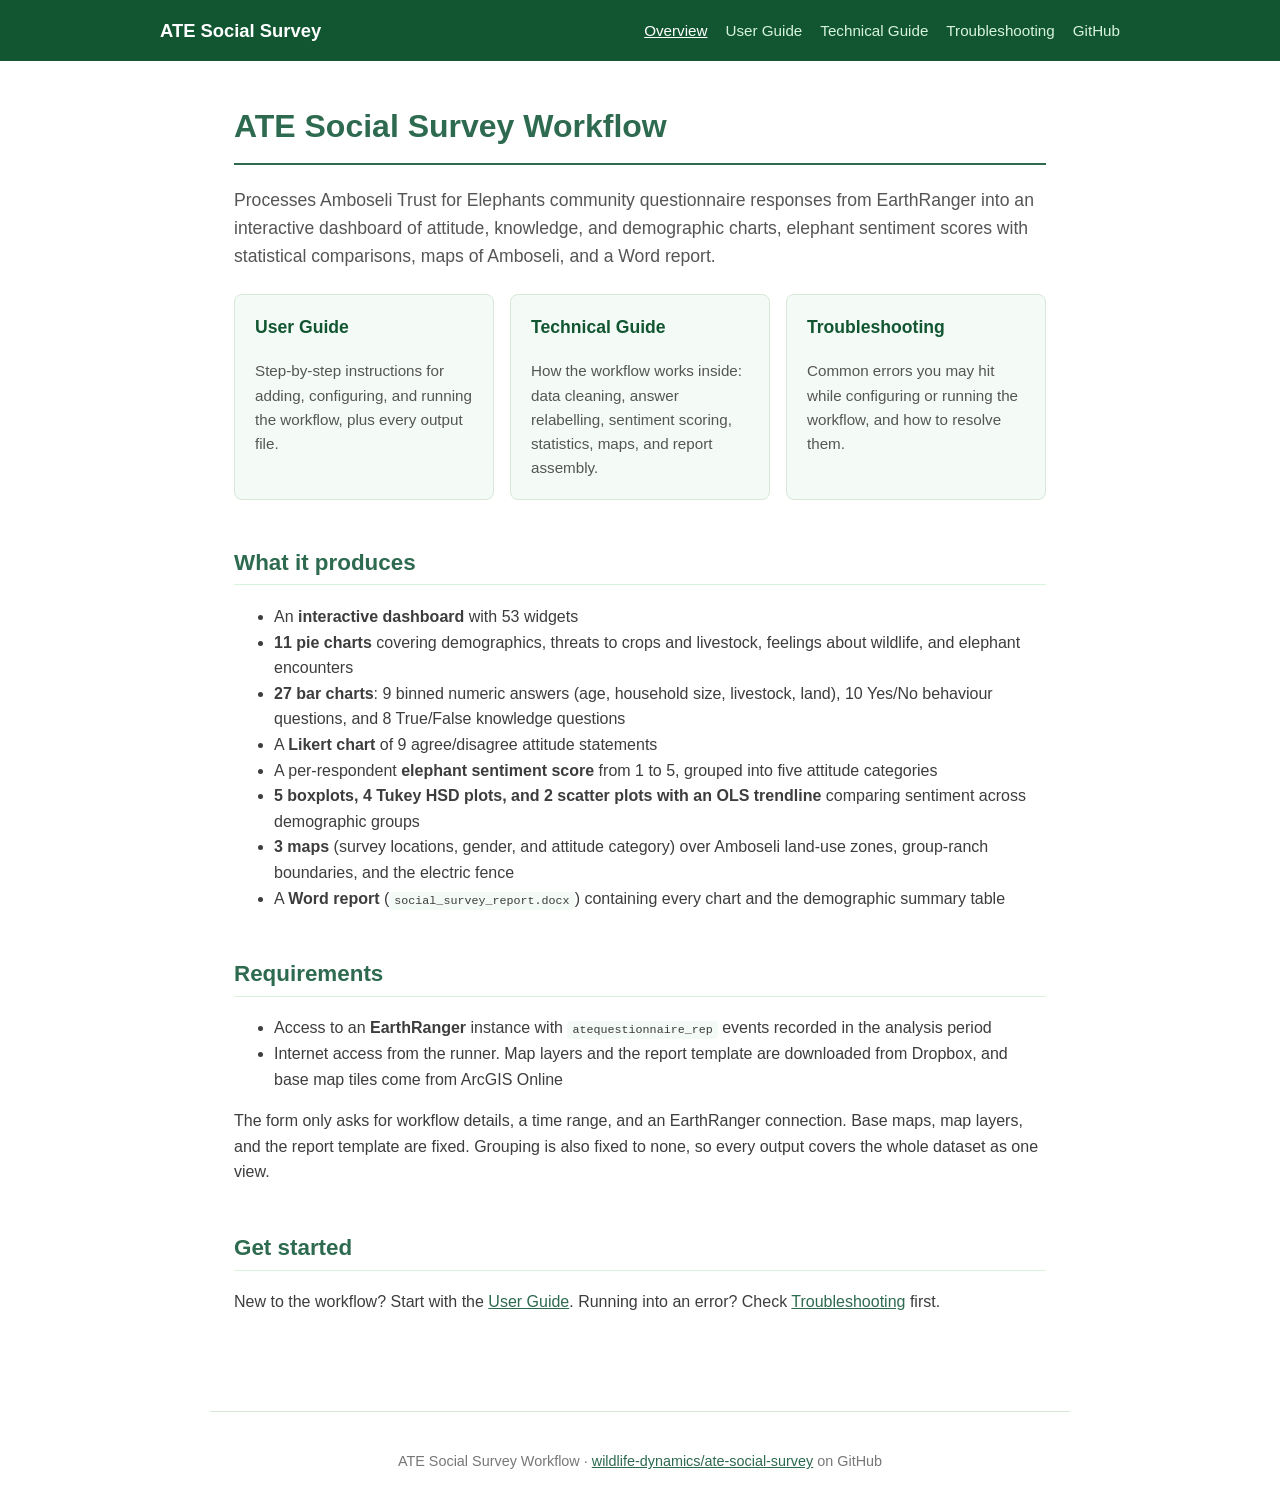
<file: docs/index.html>
<!DOCTYPE html>
<html lang="en">
<head>
  <meta charset="utf-8" />
  <meta name="viewport" content="width=device-width, initial-scale=1.0" />
  <title>ATE Social Survey Workflow</title>
  <link rel="stylesheet" href="assets/style.css" />
</head>
<body>
  <header class="site-header">
    <div class="bar">
      <a class="brand" href="index.html">ATE Social Survey</a>
      <nav>
        <a href="index.html" class="active">Overview</a>
        <a href="user-guide.html">User Guide</a>
        <a href="technical-guide.html">Technical Guide</a>
        <a href="troubleshooting.html">Troubleshooting</a>
        <a href="https://github.com/wildlife-dynamics/ate-social-survey">GitHub</a>
      </nav>
    </div>
  </header>

  <main>
    <h1>ATE Social Survey Workflow</h1>
    <p class="lede">Processes Amboseli Trust for Elephants community questionnaire responses from EarthRanger into an interactive dashboard of attitude, knowledge, and demographic charts, elephant sentiment scores with statistical comparisons, maps of Amboseli, and a Word report.</p>

    <div class="card-grid">
      <a class="card" href="user-guide.html">
        <h3>User Guide</h3>
        <p>Step-by-step instructions for adding, configuring, and running the workflow, plus every output file.</p>
      </a>
      <a class="card" href="technical-guide.html">
        <h3>Technical Guide</h3>
        <p>How the workflow works inside: data cleaning, answer relabelling, sentiment scoring, statistics, maps, and report assembly.</p>
      </a>
      <a class="card" href="troubleshooting.html">
        <h3>Troubleshooting</h3>
        <p>Common errors you may hit while configuring or running the workflow, and how to resolve them.</p>
      </a>
    </div>

    <h2>What it produces</h2>
    <ul>
      <li>An <strong>interactive dashboard</strong> with 53 widgets</li>
      <li><strong>11 pie charts</strong> covering demographics, threats to crops and livestock, feelings about wildlife, and elephant encounters</li>
      <li><strong>27 bar charts</strong>: 9 binned numeric answers (age, household size, livestock, land), 10 Yes/No behaviour questions, and 8 True/False knowledge questions</li>
      <li>A <strong>Likert chart</strong> of 9 agree/disagree attitude statements</li>
      <li>A per-respondent <strong>elephant sentiment score</strong> from 1 to 5, grouped into five attitude categories</li>
      <li><strong>5 boxplots, 4 Tukey HSD plots, and 2 scatter plots with an OLS trendline</strong> comparing sentiment across demographic groups</li>
      <li><strong>3 maps</strong> (survey locations, gender, and attitude category) over Amboseli land-use zones, group-ranch boundaries, and the electric fence</li>
      <li>A <strong>Word report</strong> (<code>social_survey_report.docx</code>) containing every chart and the demographic summary table</li>
    </ul>

    <h2>Requirements</h2>
    <ul>
      <li>Access to an <strong>EarthRanger</strong> instance with <code>atequestionnaire_rep</code> events recorded in the analysis period</li>
      <li>Internet access from the runner. Map layers and the report template are downloaded from Dropbox, and base map tiles come from ArcGIS Online</li>
    </ul>
    <p>The form only asks for workflow details, a time range, and an EarthRanger connection. Base maps, map layers, and the report template are fixed. Grouping is also fixed to none, so every output covers the whole dataset as one view.</p>

    <h2>Get started</h2>
    <p>New to the workflow? Start with the <a href="user-guide.html">User Guide</a>. Running into an error? Check <a href="troubleshooting.html">Troubleshooting</a> first.</p>
  </main>

  <footer class="site-footer">
    <p>ATE Social Survey Workflow &middot; <a href="https://github.com/wildlife-dynamics/ate-social-survey">wildlife-dynamics/ate-social-survey</a> on GitHub</p>
  </footer>
</body>
</html>
</file>
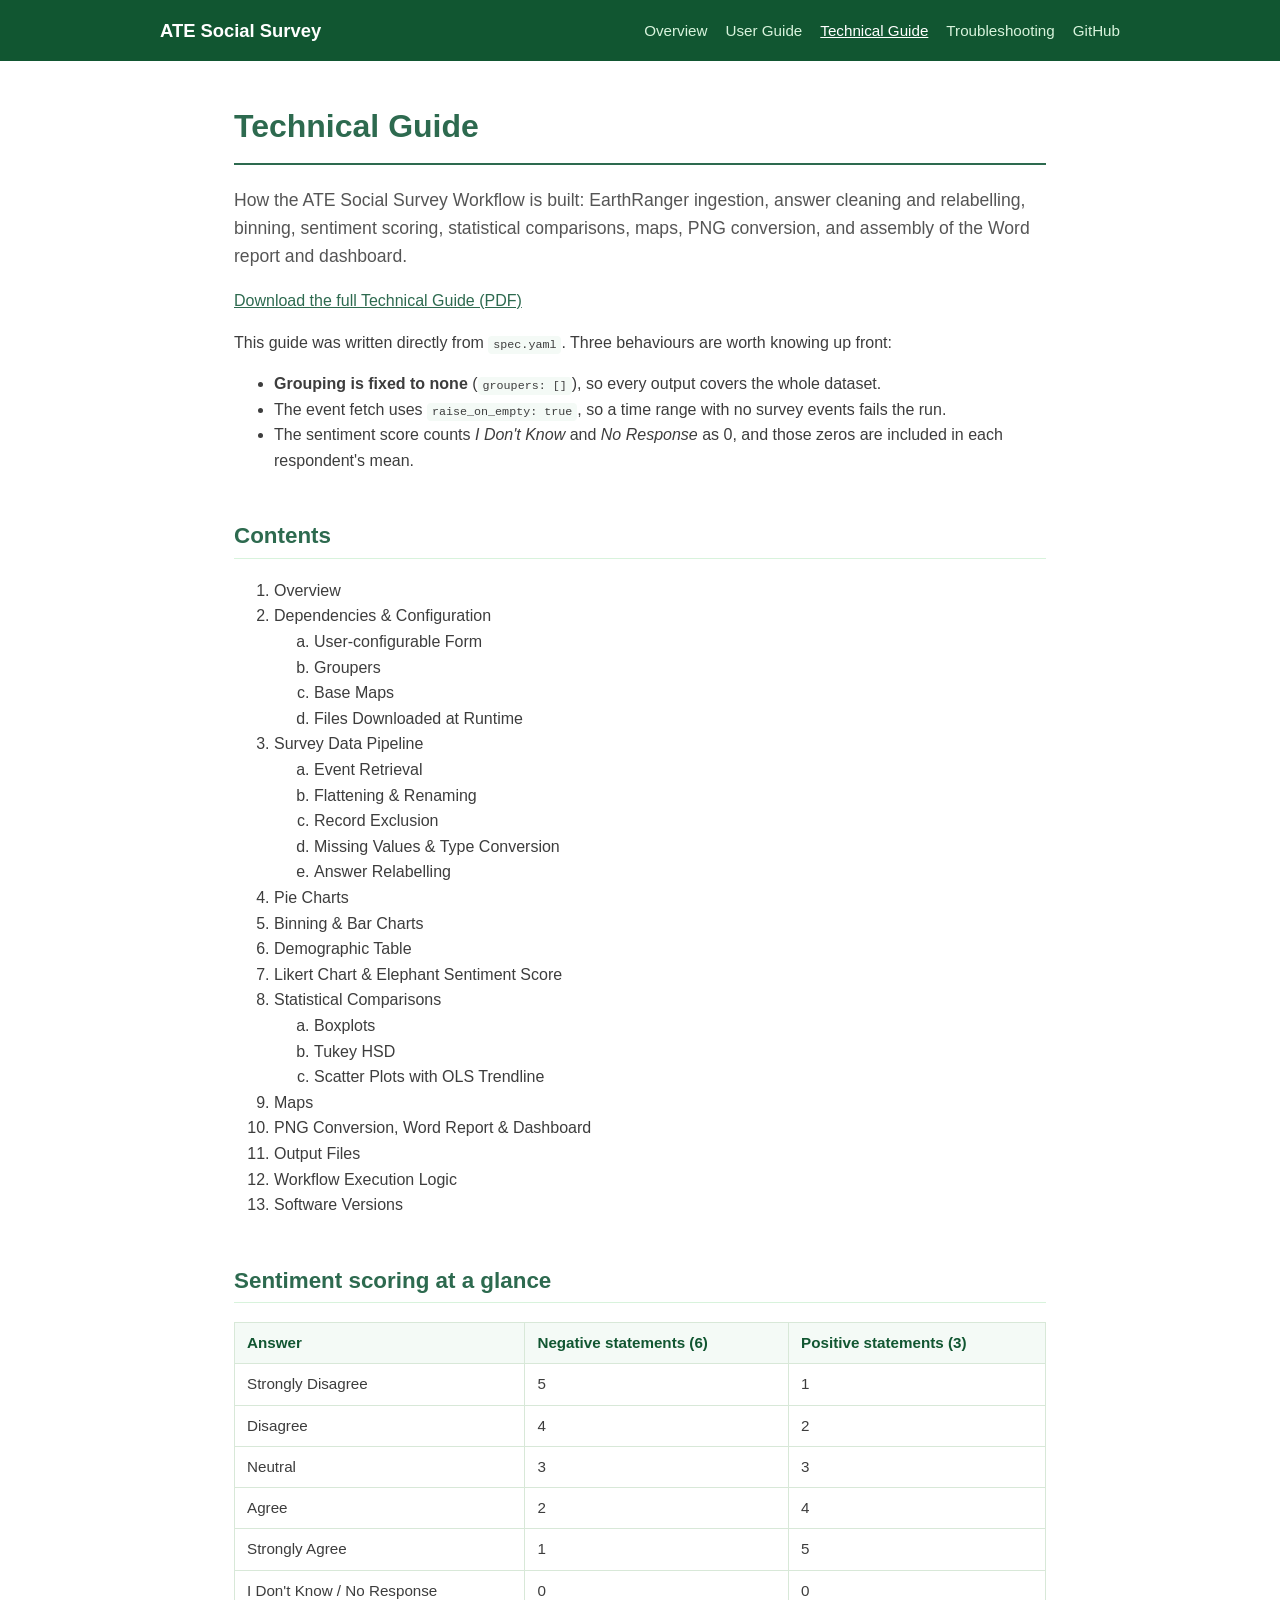
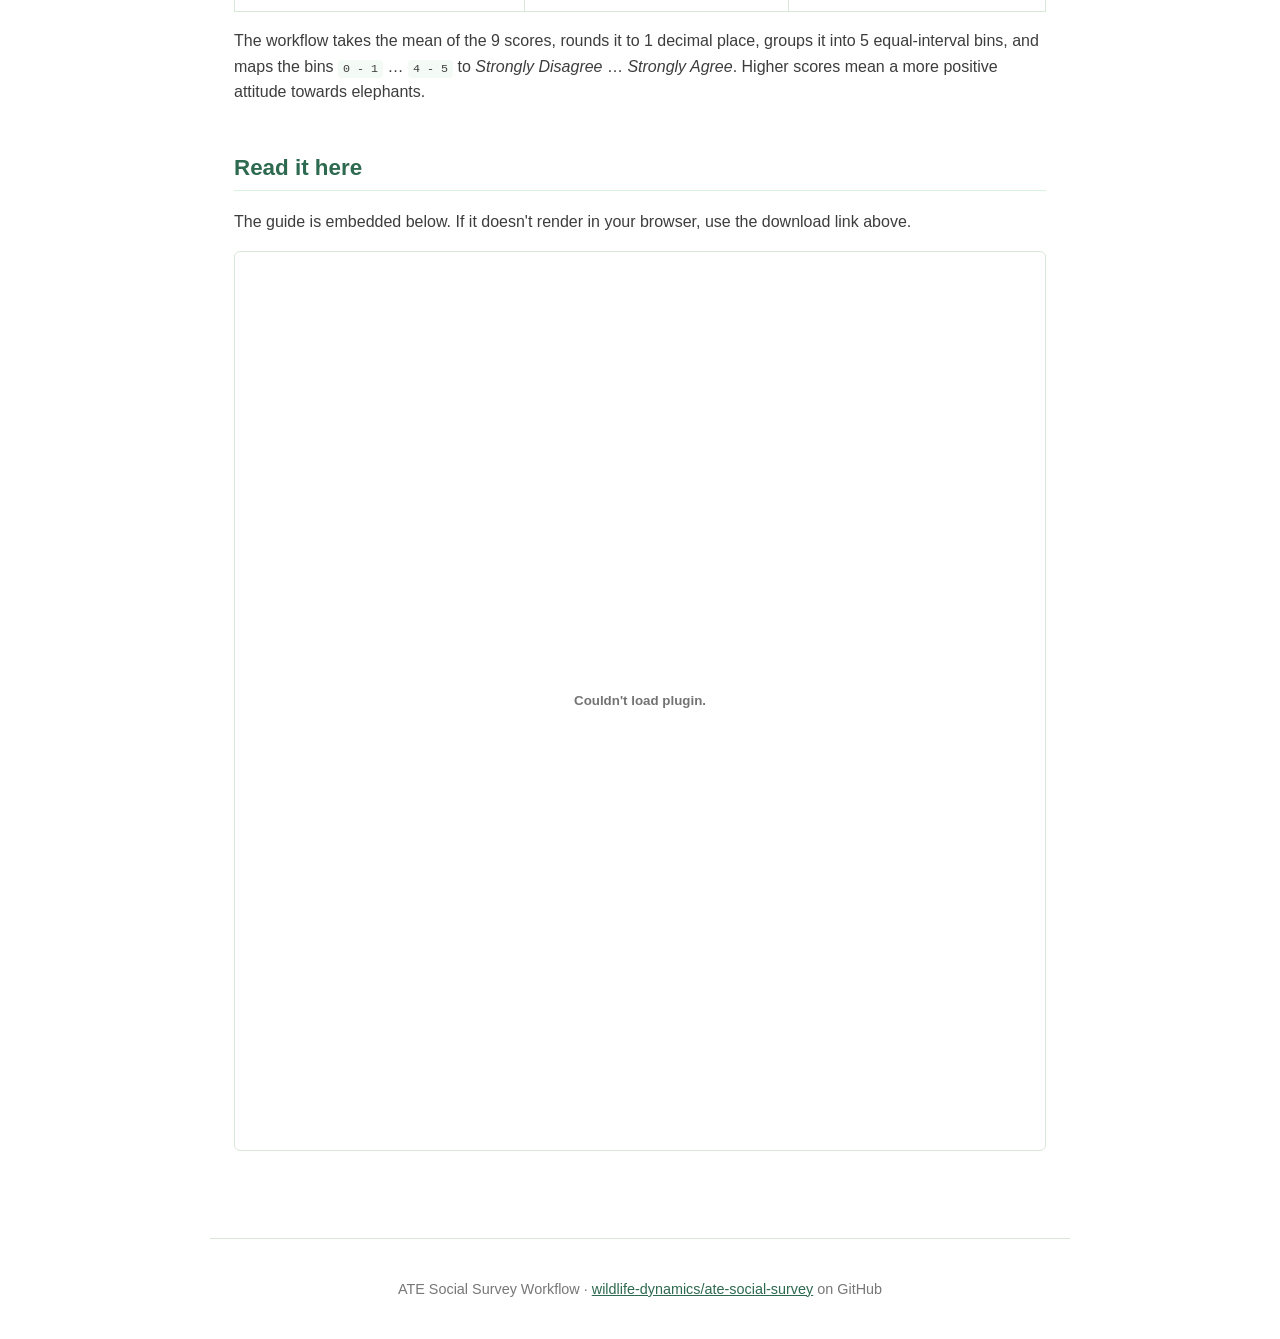
<file: docs/technical-guide.html>
<!DOCTYPE html>
<html lang="en">
<head>
  <meta charset="utf-8" />
  <meta name="viewport" content="width=device-width, initial-scale=1.0" />
  <title>Technical Guide — ATE Social Survey Workflow</title>
  <link rel="stylesheet" href="assets/style.css" />
</head>
<body>
  <header class="site-header">
    <div class="bar">
      <a class="brand" href="index.html">ATE Social Survey</a>
      <nav>
        <a href="index.html">Overview</a>
        <a href="user-guide.html">User Guide</a>
        <a href="technical-guide.html" class="active">Technical Guide</a>
        <a href="troubleshooting.html">Troubleshooting</a>
        <a href="https://github.com/wildlife-dynamics/ate-social-survey">GitHub</a>
      </nav>
    </div>
  </header>

  <main>
    <h1>Technical Guide</h1>
    <p class="lede">How the ATE Social Survey Workflow is built: EarthRanger ingestion, answer cleaning and relabelling, binning, sentiment scoring, statistical comparisons, maps, PNG conversion, and assembly of the Word report and dashboard.</p>

    <p>
      <a href="assets/ate_survey_technical_guide.pdf">Download the full Technical Guide (PDF)</a>
    </p>
    <p>This guide was written directly from <code>spec.yaml</code>. Three behaviours are worth knowing up front:</p>
    <ul>
      <li><strong>Grouping is fixed to none</strong> (<code>groupers: []</code>), so every output covers the whole dataset.</li>
      <li>The event fetch uses <code>raise_on_empty: true</code>, so a time range with no survey events fails the run.</li>
      <li>The sentiment score counts <em>I Don't Know</em> and <em>No Response</em> as 0, and those zeros are included in each respondent's mean.</li>
    </ul>

    <h2>Contents</h2>
    <ol>
      <li>Overview</li>
      <li>Dependencies &amp; Configuration
        <ol type="a">
          <li>User-configurable Form</li>
          <li>Groupers</li>
          <li>Base Maps</li>
          <li>Files Downloaded at Runtime</li>
        </ol>
      </li>
      <li>Survey Data Pipeline
        <ol type="a">
          <li>Event Retrieval</li>
          <li>Flattening &amp; Renaming</li>
          <li>Record Exclusion</li>
          <li>Missing Values &amp; Type Conversion</li>
          <li>Answer Relabelling</li>
        </ol>
      </li>
      <li>Pie Charts</li>
      <li>Binning &amp; Bar Charts</li>
      <li>Demographic Table</li>
      <li>Likert Chart &amp; Elephant Sentiment Score</li>
      <li>Statistical Comparisons
        <ol type="a">
          <li>Boxplots</li>
          <li>Tukey HSD</li>
          <li>Scatter Plots with OLS Trendline</li>
        </ol>
      </li>
      <li>Maps</li>
      <li>PNG Conversion, Word Report &amp; Dashboard</li>
      <li>Output Files</li>
      <li>Workflow Execution Logic</li>
      <li>Software Versions</li>
    </ol>

    <h2 id="sentiment">Sentiment scoring at a glance</h2>
    <table>
      <tr><th>Answer</th><th>Negative statements (6)</th><th>Positive statements (3)</th></tr>
      <tr><td>Strongly Disagree</td><td>5</td><td>1</td></tr>
      <tr><td>Disagree</td><td>4</td><td>2</td></tr>
      <tr><td>Neutral</td><td>3</td><td>3</td></tr>
      <tr><td>Agree</td><td>2</td><td>4</td></tr>
      <tr><td>Strongly Agree</td><td>1</td><td>5</td></tr>
      <tr><td>I Don't Know / No Response</td><td>0</td><td>0</td></tr>
    </table>
    <p>The workflow takes the mean of the 9 scores, rounds it to 1 decimal place, groups it into 5 equal-interval bins, and maps the bins <code>0 - 1</code> … <code>4 - 5</code> to <em>Strongly Disagree</em> … <em>Strongly Agree</em>. Higher scores mean a more positive attitude towards elephants.</p>

    <h2>Read it here</h2>
    <p>The guide is embedded below. If it doesn't render in your browser, use the download link above.</p>
    <embed src="assets/ate_survey_technical_guide.pdf" type="application/pdf" width="100%" height="900px" style="border: 1px solid #d8e8d8; border-radius: 6px;" />
  </main>

  <footer class="site-footer">
    <p>ATE Social Survey Workflow &middot; <a href="https://github.com/wildlife-dynamics/ate-social-survey">wildlife-dynamics/ate-social-survey</a> on GitHub</p>
  </footer>
</body>
</html>
</file>
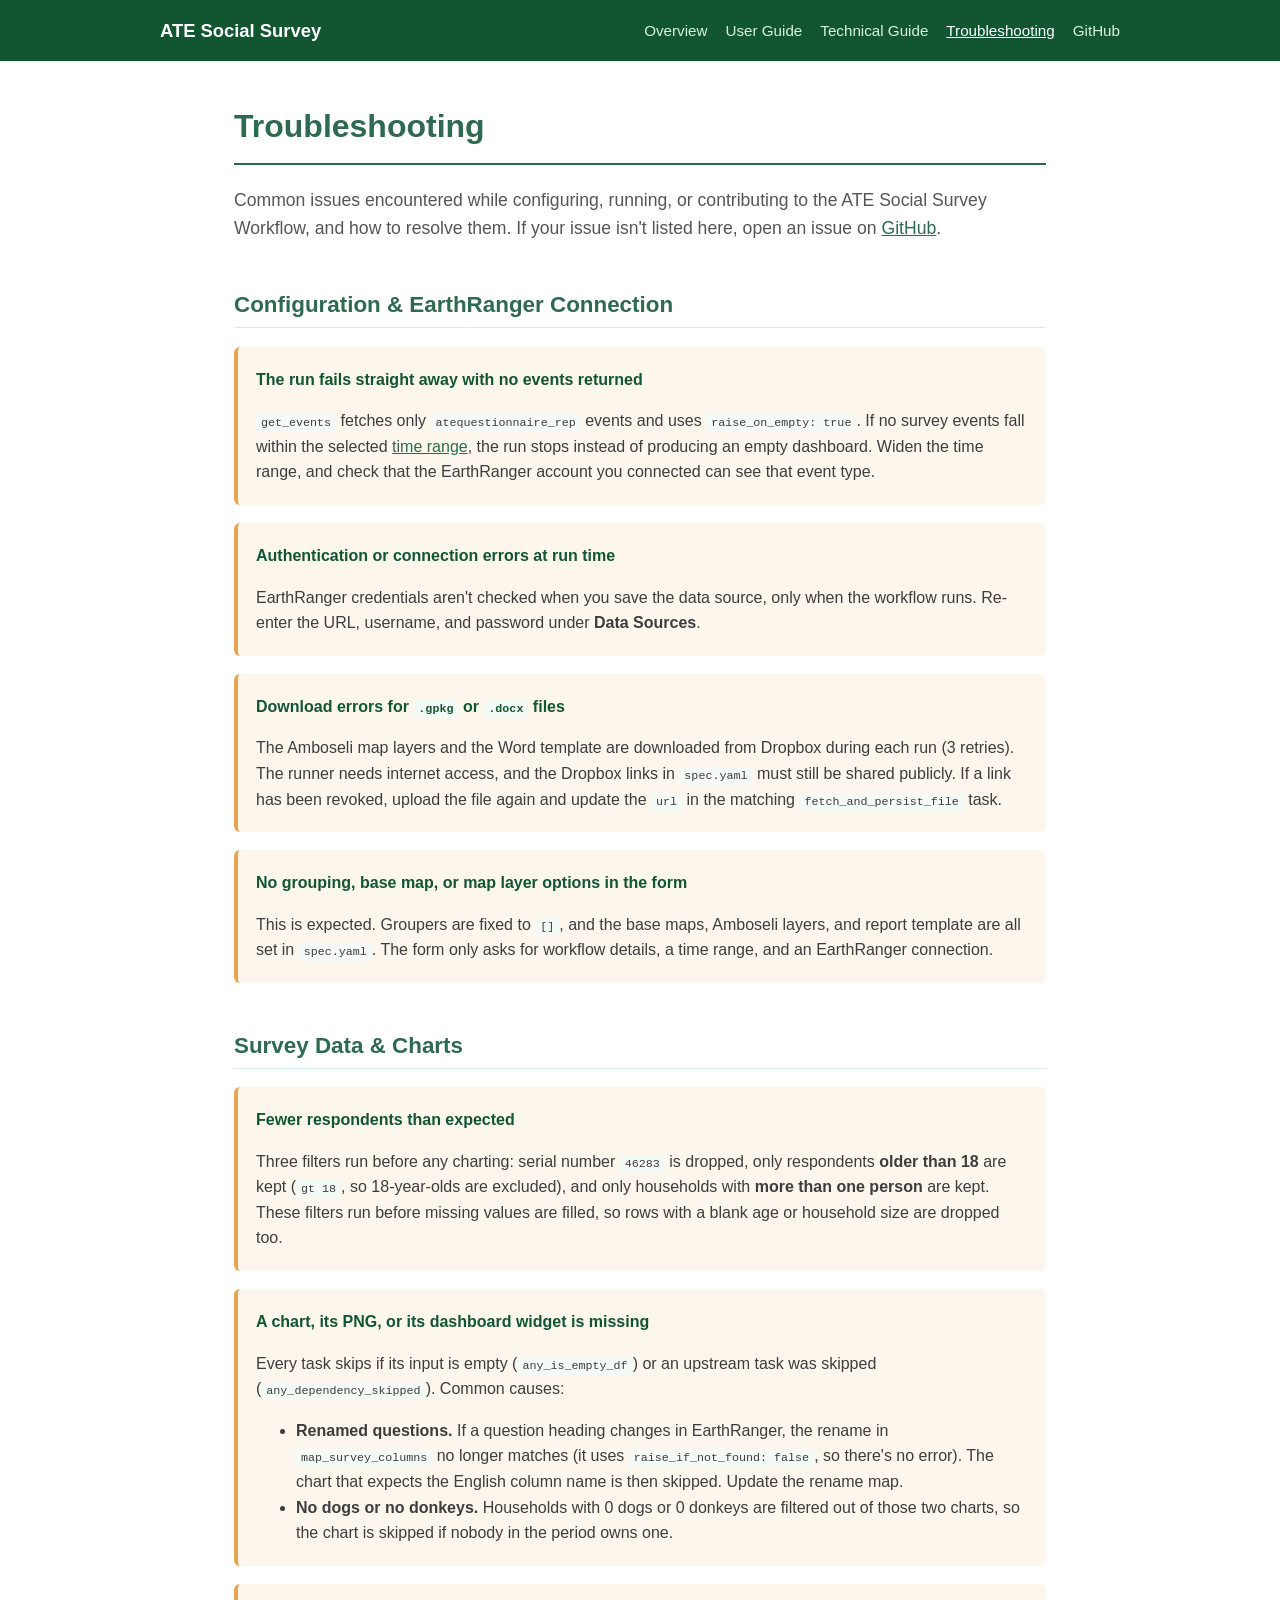
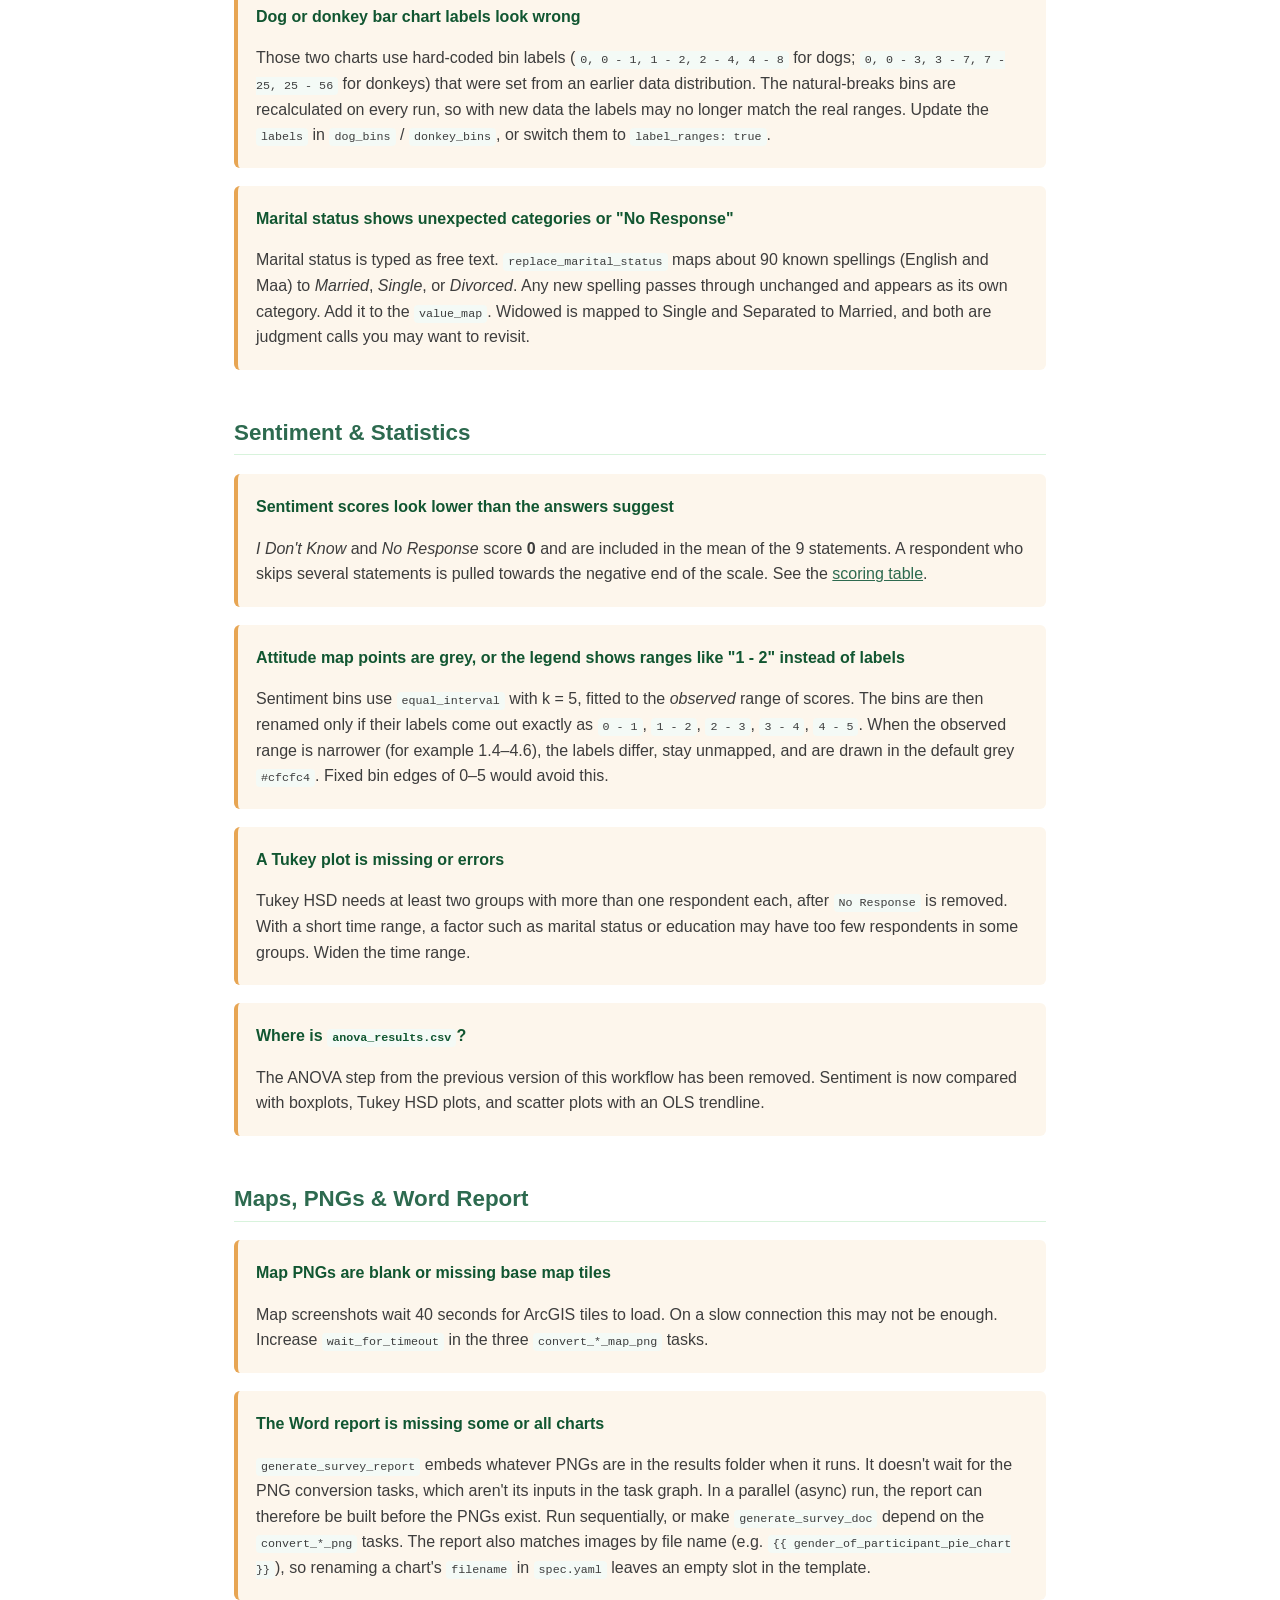
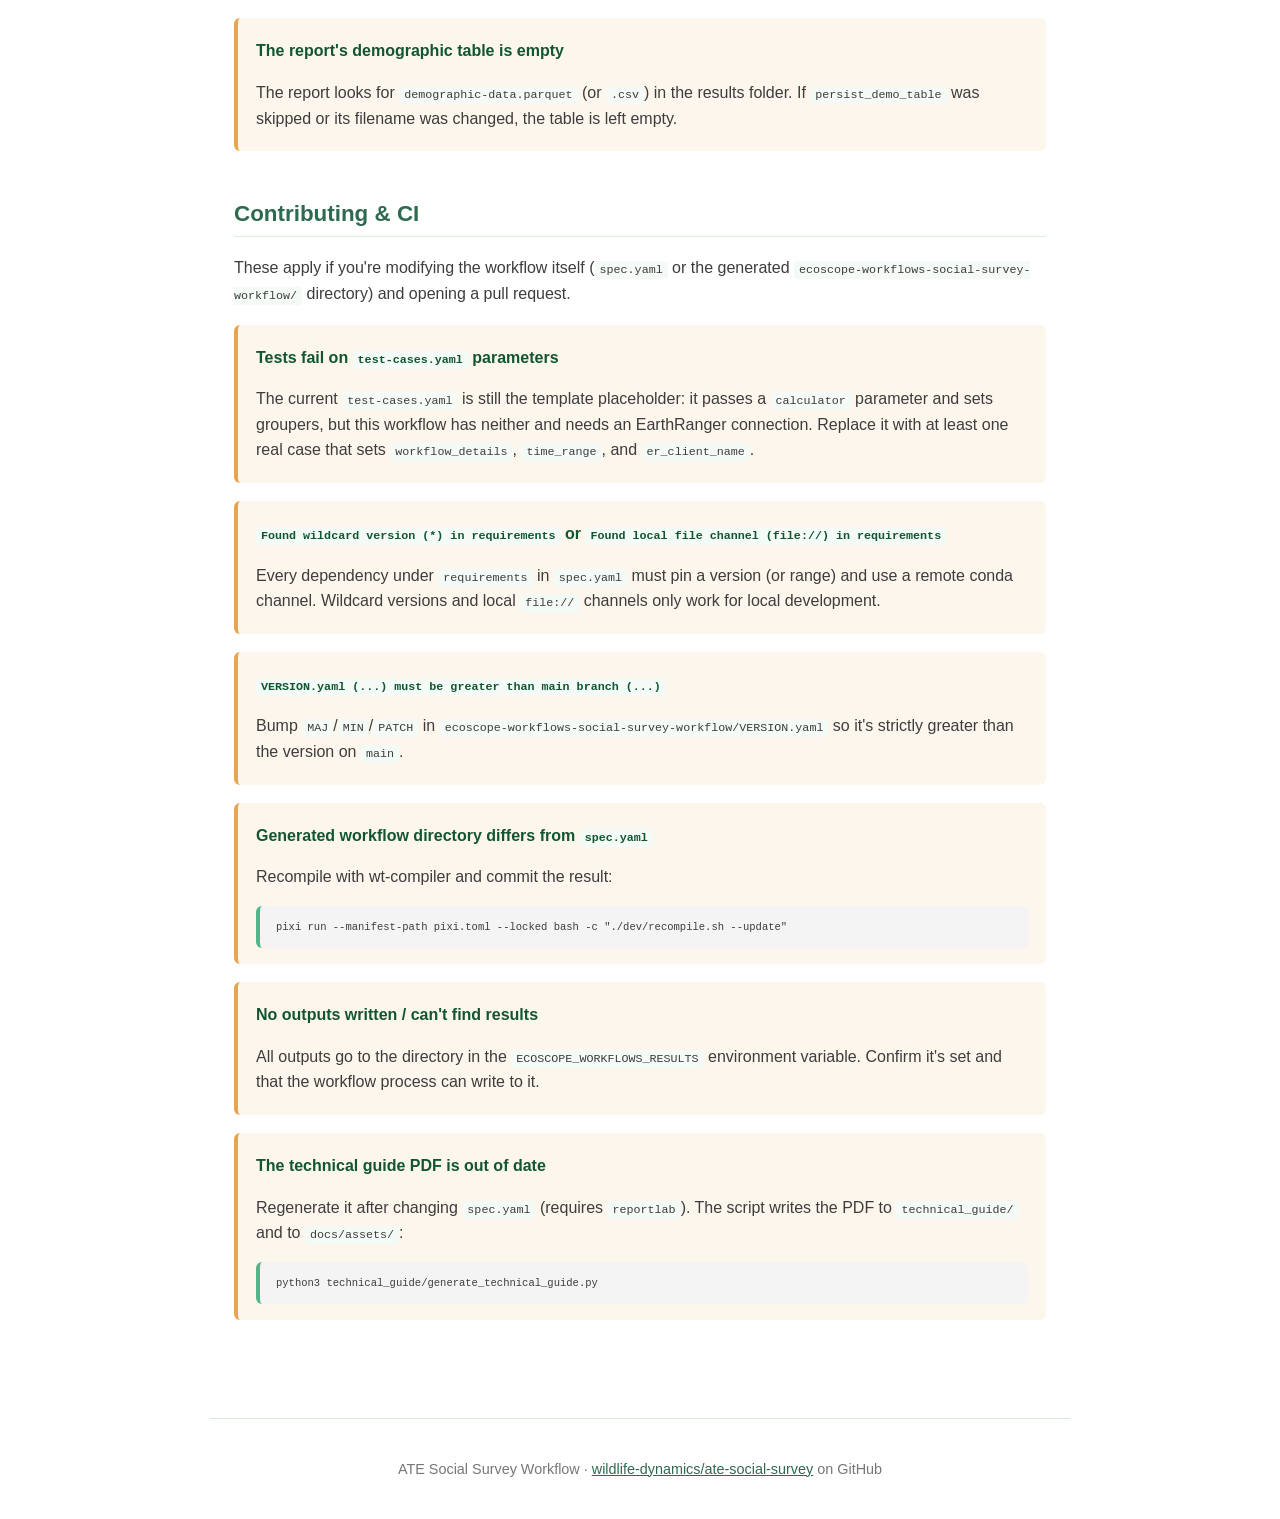
<file: docs/troubleshooting.html>
<!DOCTYPE html>
<html lang="en">
<head>
  <meta charset="utf-8" />
  <meta name="viewport" content="width=device-width, initial-scale=1.0" />
  <title>Troubleshooting — ATE Social Survey Workflow</title>
  <link rel="stylesheet" href="assets/style.css" />
</head>
<body>
  <header class="site-header">
    <div class="bar">
      <a class="brand" href="index.html">ATE Social Survey</a>
      <nav>
        <a href="index.html">Overview</a>
        <a href="user-guide.html">User Guide</a>
        <a href="technical-guide.html">Technical Guide</a>
        <a href="troubleshooting.html" class="active">Troubleshooting</a>
        <a href="https://github.com/wildlife-dynamics/ate-social-survey">GitHub</a>
      </nav>
    </div>
  </header>

  <main>
    <h1>Troubleshooting</h1>
    <p class="lede">Common issues encountered while configuring, running, or contributing to the ATE Social Survey Workflow, and how to resolve them. If your issue isn't listed here, open an issue on <a href="https://github.com/wildlife-dynamics/ate-social-survey/issues">GitHub</a>.</p>

    <h2>Configuration &amp; EarthRanger Connection</h2>

    <div class="error-block">
      <p class="symptom">The run fails straight away with no events returned</p>
      <p><code>get_events</code> fetches only <code>atequestionnaire_rep</code> events and uses <code>raise_on_empty: true</code>. If no survey events fall within the selected <a href="user-guide.html#time-range">time range</a>, the run stops instead of producing an empty dashboard. Widen the time range, and check that the EarthRanger account you connected can see that event type.</p>
    </div>

    <div class="error-block">
      <p class="symptom">Authentication or connection errors at run time</p>
      <p>EarthRanger credentials aren't checked when you save the data source, only when the workflow runs. Re-enter the URL, username, and password under <strong>Data Sources</strong>.</p>
    </div>

    <div class="error-block">
      <p class="symptom">Download errors for <code>.gpkg</code> or <code>.docx</code> files</p>
      <p>The Amboseli map layers and the Word template are downloaded from Dropbox during each run (3 retries). The runner needs internet access, and the Dropbox links in <code>spec.yaml</code> must still be shared publicly. If a link has been revoked, upload the file again and update the <code>url</code> in the matching <code>fetch_and_persist_file</code> task.</p>
    </div>

    <div class="error-block">
      <p class="symptom">No grouping, base map, or map layer options in the form</p>
      <p>This is expected. Groupers are fixed to <code>[]</code>, and the base maps, Amboseli layers, and report template are all set in <code>spec.yaml</code>. The form only asks for workflow details, a time range, and an EarthRanger connection.</p>
    </div>

    <h2>Survey Data &amp; Charts</h2>

    <div class="error-block">
      <p class="symptom">Fewer respondents than expected</p>
      <p>Three filters run before any charting: serial number <code>46283</code> is dropped, only respondents <strong>older than 18</strong> are kept (<code>gt 18</code>, so 18-year-olds are excluded), and only households with <strong>more than one person</strong> are kept. These filters run before missing values are filled, so rows with a blank age or household size are dropped too.</p>
    </div>

    <div class="error-block">
      <p class="symptom">A chart, its PNG, or its dashboard widget is missing</p>
      <p>Every task skips if its input is empty (<code>any_is_empty_df</code>) or an upstream task was skipped (<code>any_dependency_skipped</code>). Common causes:</p>
      <ul>
        <li><strong>Renamed questions.</strong> If a question heading changes in EarthRanger, the rename in <code>map_survey_columns</code> no longer matches (it uses <code>raise_if_not_found: false</code>, so there's no error). The chart that expects the English column name is then skipped. Update the rename map.</li>
        <li><strong>No dogs or no donkeys.</strong> Households with 0 dogs or 0 donkeys are filtered out of those two charts, so the chart is skipped if nobody in the period owns one.</li>
      </ul>
    </div>

    <div class="error-block">
      <p class="symptom">Dog or donkey bar chart labels look wrong</p>
      <p>Those two charts use hard-coded bin labels (<code>0, 0 - 1, 1 - 2, 2 - 4, 4 - 8</code> for dogs; <code>0, 0 - 3, 3 - 7, 7 - 25, 25 - 56</code> for donkeys) that were set from an earlier data distribution. The natural-breaks bins are recalculated on every run, so with new data the labels may no longer match the real ranges. Update the <code>labels</code> in <code>dog_bins</code> / <code>donkey_bins</code>, or switch them to <code>label_ranges: true</code>.</p>
    </div>

    <div class="error-block">
      <p class="symptom">Marital status shows unexpected categories or "No Response"</p>
      <p>Marital status is typed as free text. <code>replace_marital_status</code> maps about 90 known spellings (English and Maa) to <em>Married</em>, <em>Single</em>, or <em>Divorced</em>. Any new spelling passes through unchanged and appears as its own category. Add it to the <code>value_map</code>. Widowed is mapped to Single and Separated to Married, and both are judgment calls you may want to revisit.</p>
    </div>

    <h2>Sentiment &amp; Statistics</h2>

    <div class="error-block">
      <p class="symptom">Sentiment scores look lower than the answers suggest</p>
      <p><em>I Don't Know</em> and <em>No Response</em> score <strong>0</strong> and are included in the mean of the 9 statements. A respondent who skips several statements is pulled towards the negative end of the scale. See the <a href="technical-guide.html#sentiment">scoring table</a>.</p>
    </div>

    <div class="error-block">
      <p class="symptom">Attitude map points are grey, or the legend shows ranges like "1 - 2" instead of labels</p>
      <p>Sentiment bins use <code>equal_interval</code> with k = 5, fitted to the <em>observed</em> range of scores. The bins are then renamed only if their labels come out exactly as <code>0 - 1</code>, <code>1 - 2</code>, <code>2 - 3</code>, <code>3 - 4</code>, <code>4 - 5</code>. When the observed range is narrower (for example 1.4–4.6), the labels differ, stay unmapped, and are drawn in the default grey <code>#cfcfc4</code>. Fixed bin edges of 0–5 would avoid this.</p>
    </div>

    <div class="error-block">
      <p class="symptom">A Tukey plot is missing or errors</p>
      <p>Tukey HSD needs at least two groups with more than one respondent each, after <code>No Response</code> is removed. With a short time range, a factor such as marital status or education may have too few respondents in some groups. Widen the time range.</p>
    </div>

    <div class="error-block">
      <p class="symptom">Where is <code>anova_results.csv</code>?</p>
      <p>The ANOVA step from the previous version of this workflow has been removed. Sentiment is now compared with boxplots, Tukey HSD plots, and scatter plots with an OLS trendline.</p>
    </div>

    <h2>Maps, PNGs &amp; Word Report</h2>

    <div class="error-block">
      <p class="symptom">Map PNGs are blank or missing base map tiles</p>
      <p>Map screenshots wait 40 seconds for ArcGIS tiles to load. On a slow connection this may not be enough. Increase <code>wait_for_timeout</code> in the three <code>convert_*_map_png</code> tasks.</p>
    </div>

    <div class="error-block">
      <p class="symptom">The Word report is missing some or all charts</p>
      <p><code>generate_survey_report</code> embeds whatever PNGs are in the results folder when it runs. It doesn't wait for the PNG conversion tasks, which aren't its inputs in the task graph. In a parallel (async) run, the report can therefore be built before the PNGs exist. Run sequentially, or make <code>generate_survey_doc</code> depend on the <code>convert_*_png</code> tasks. The report also matches images by file name (e.g. <code>{{ gender_of_participant_pie_chart }}</code>), so renaming a chart's <code>filename</code> in <code>spec.yaml</code> leaves an empty slot in the template.</p>
    </div>

    <div class="error-block">
      <p class="symptom">The report's demographic table is empty</p>
      <p>The report looks for <code>demographic-data.parquet</code> (or <code>.csv</code>) in the results folder. If <code>persist_demo_table</code> was skipped or its filename was changed, the table is left empty.</p>
    </div>

    <h2>Contributing &amp; CI</h2>
    <p>These apply if you're modifying the workflow itself (<code>spec.yaml</code> or the generated <code>ecoscope-workflows-social-survey-workflow/</code> directory) and opening a pull request.</p>

    <div class="error-block">
      <p class="symptom">Tests fail on <code>test-cases.yaml</code> parameters</p>
      <p>The current <code>test-cases.yaml</code> is still the template placeholder: it passes a <code>calculator</code> parameter and sets groupers, but this workflow has neither and needs an EarthRanger connection. Replace it with at least one real case that sets <code>workflow_details</code>, <code>time_range</code>, and <code>er_client_name</code>.</p>
    </div>

    <div class="error-block">
      <p class="symptom"><code>Found wildcard version (*) in requirements</code> or <code>Found local file channel (file://) in requirements</code></p>
      <p>Every dependency under <code>requirements</code> in <code>spec.yaml</code> must pin a version (or range) and use a remote conda channel. Wildcard versions and local <code>file://</code> channels only work for local development.</p>
    </div>

    <div class="error-block">
      <p class="symptom"><code>VERSION.yaml (...) must be greater than main branch (...)</code></p>
      <p>Bump <code>MAJ</code>/<code>MIN</code>/<code>PATCH</code> in <code>ecoscope-workflows-social-survey-workflow/VERSION.yaml</code> so it's strictly greater than the version on <code>main</code>.</p>
    </div>

    <div class="error-block">
      <p class="symptom">Generated workflow directory differs from <code>spec.yaml</code></p>
      <p>Recompile with wt-compiler and commit the result:</p>
      <pre><code>pixi run --manifest-path pixi.toml --locked bash -c "./dev/recompile.sh --update"</code></pre>
    </div>

    <div class="error-block">
      <p class="symptom">No outputs written / can't find results</p>
      <p>All outputs go to the directory in the <code>ECOSCOPE_WORKFLOWS_RESULTS</code> environment variable. Confirm it's set and that the workflow process can write to it.</p>
    </div>

    <div class="error-block">
      <p class="symptom">The technical guide PDF is out of date</p>
      <p>Regenerate it after changing <code>spec.yaml</code> (requires <code>reportlab</code>). The script writes the PDF to <code>technical_guide/</code> and to <code>docs/assets/</code>:</p>
      <pre><code>python3 technical_guide/generate_technical_guide.py</code></pre>
    </div>
  </main>

  <footer class="site-footer">
    <p>ATE Social Survey Workflow &middot; <a href="https://github.com/wildlife-dynamics/ate-social-survey">wildlife-dynamics/ate-social-survey</a> on GitHub</p>
  </footer>
</body>
</html>
</file>
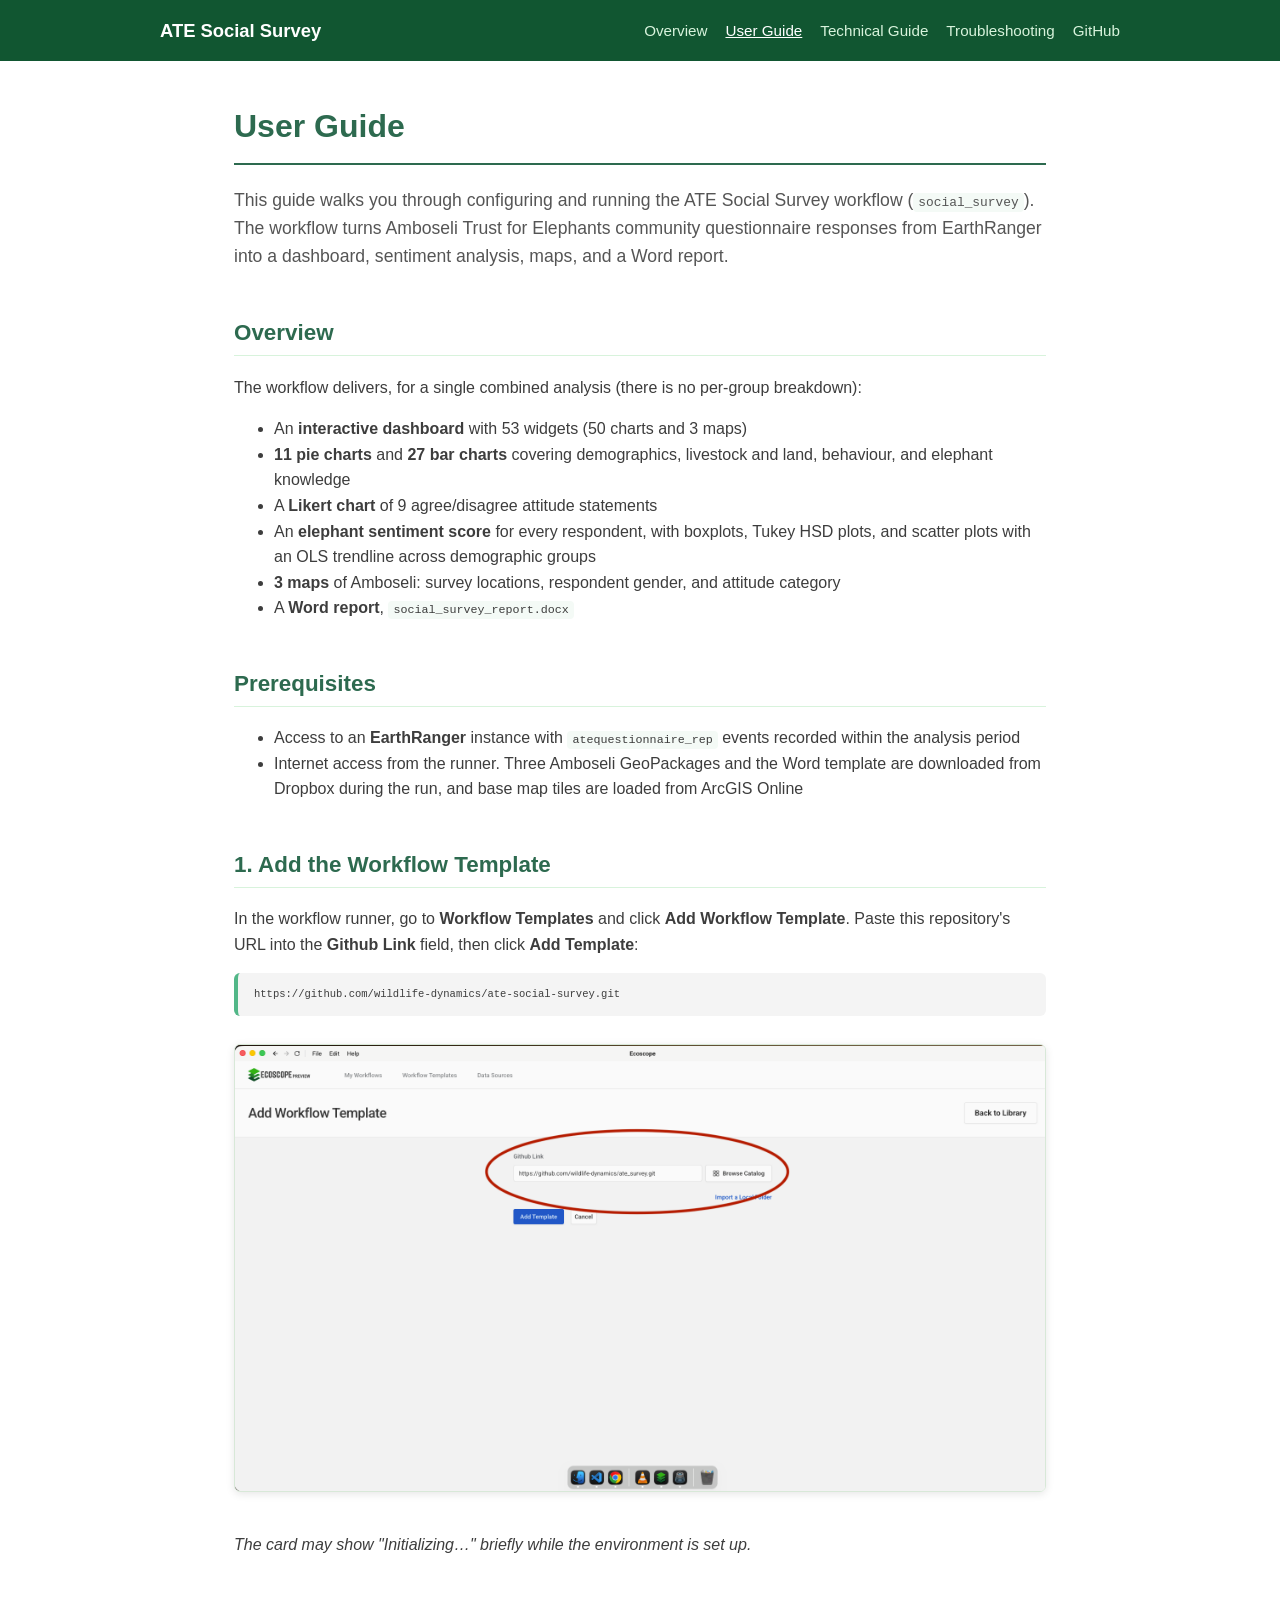
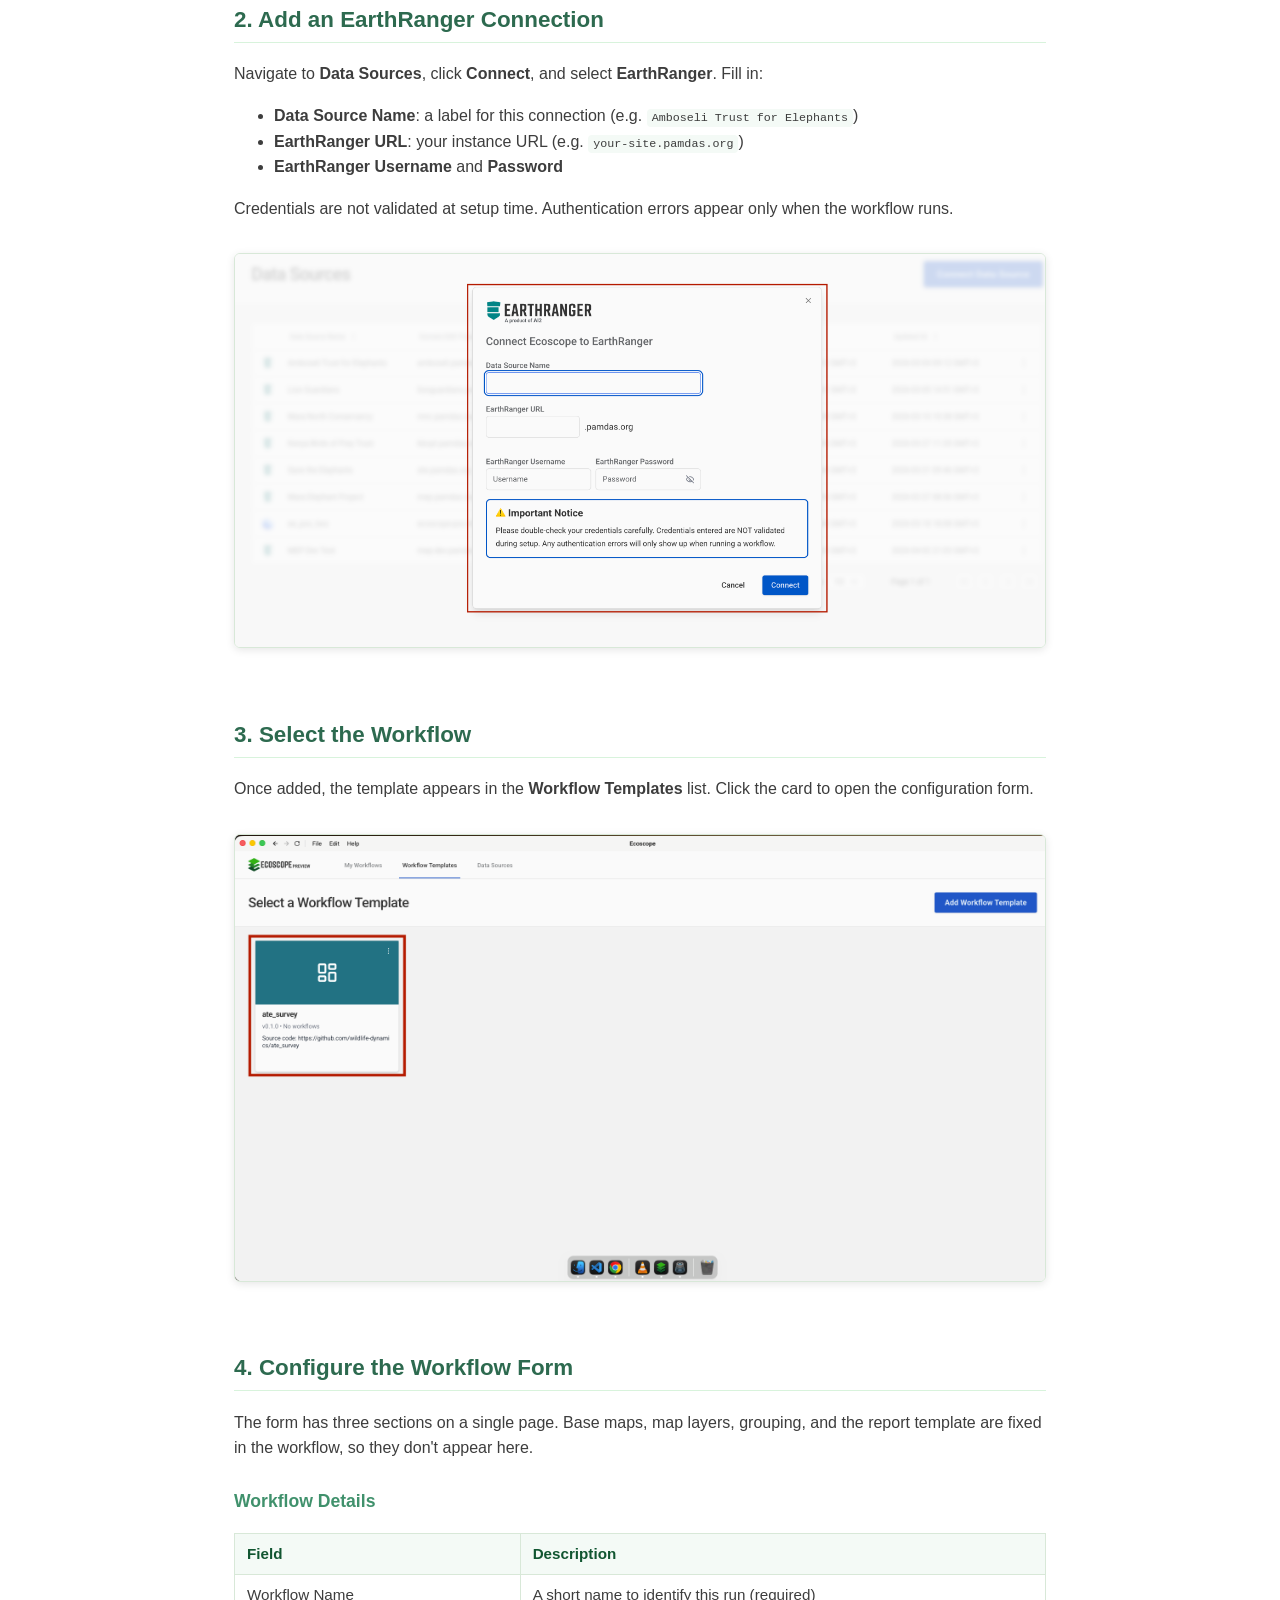
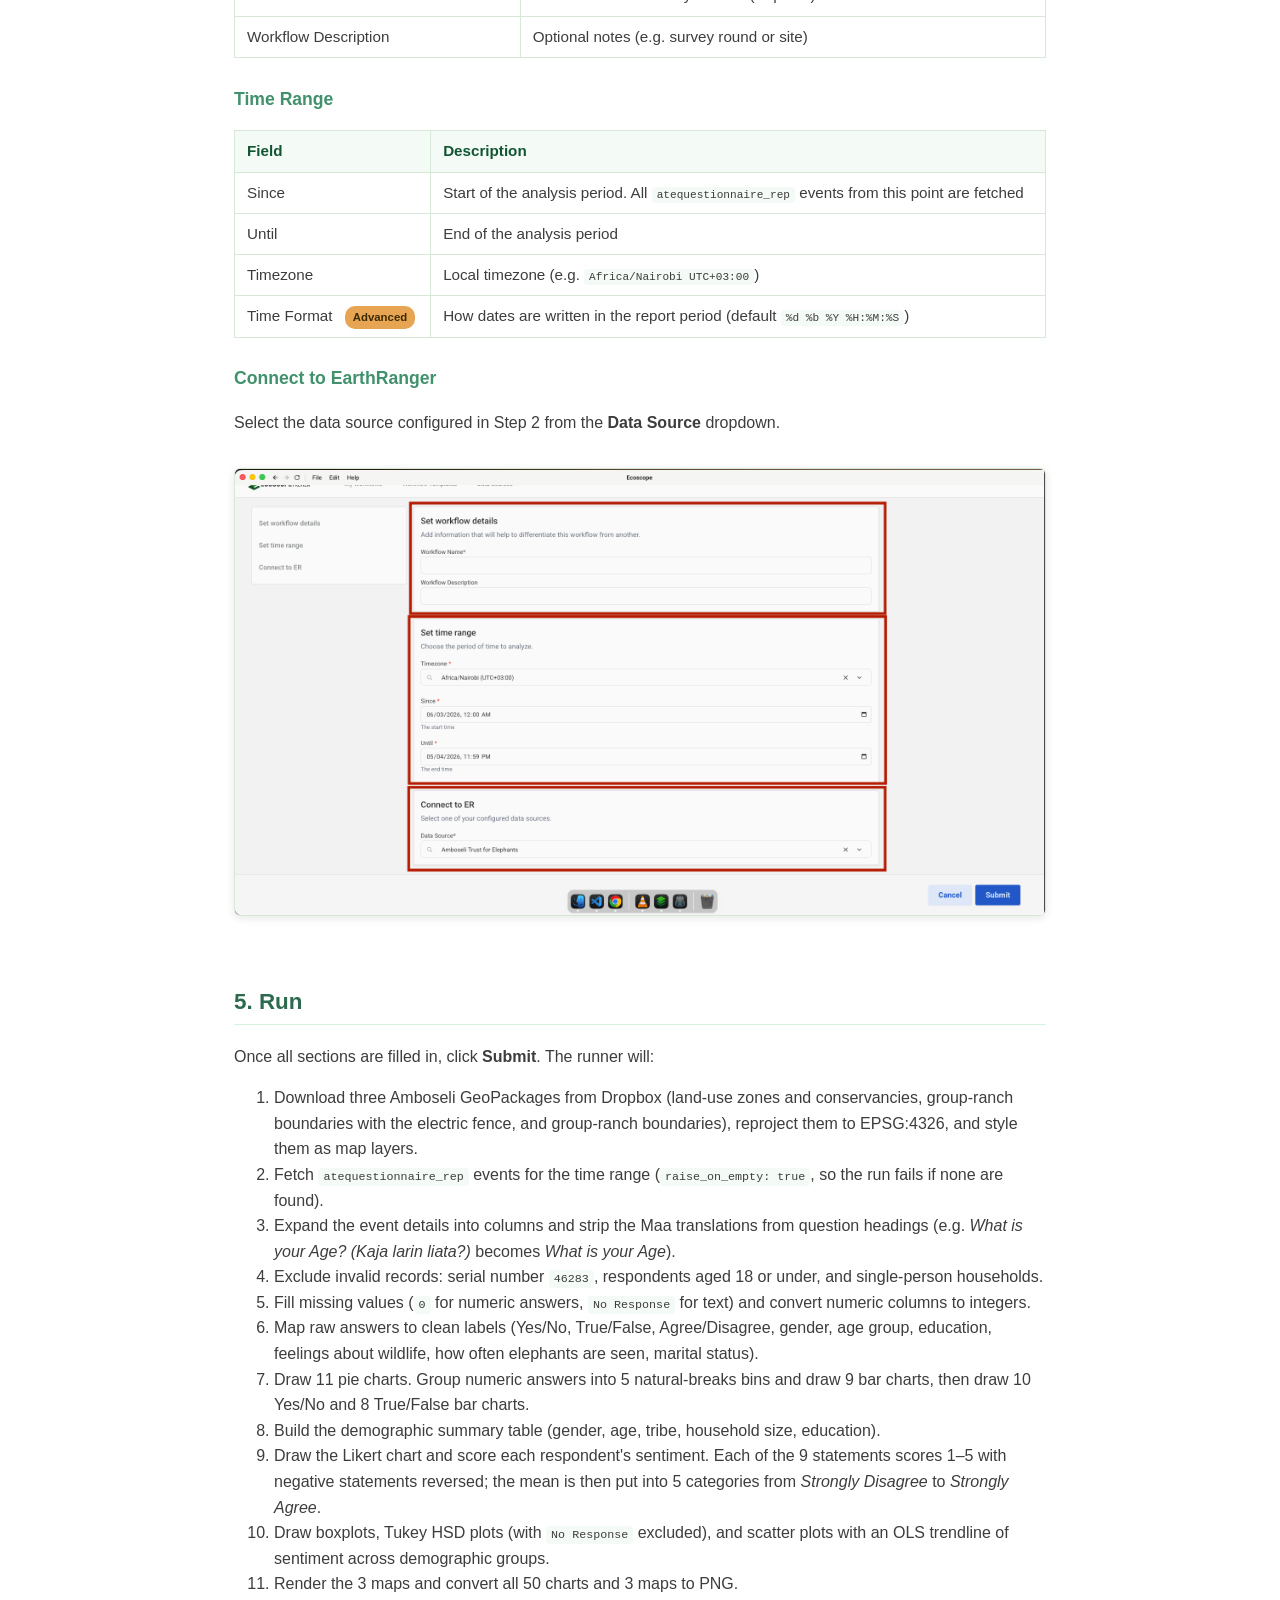
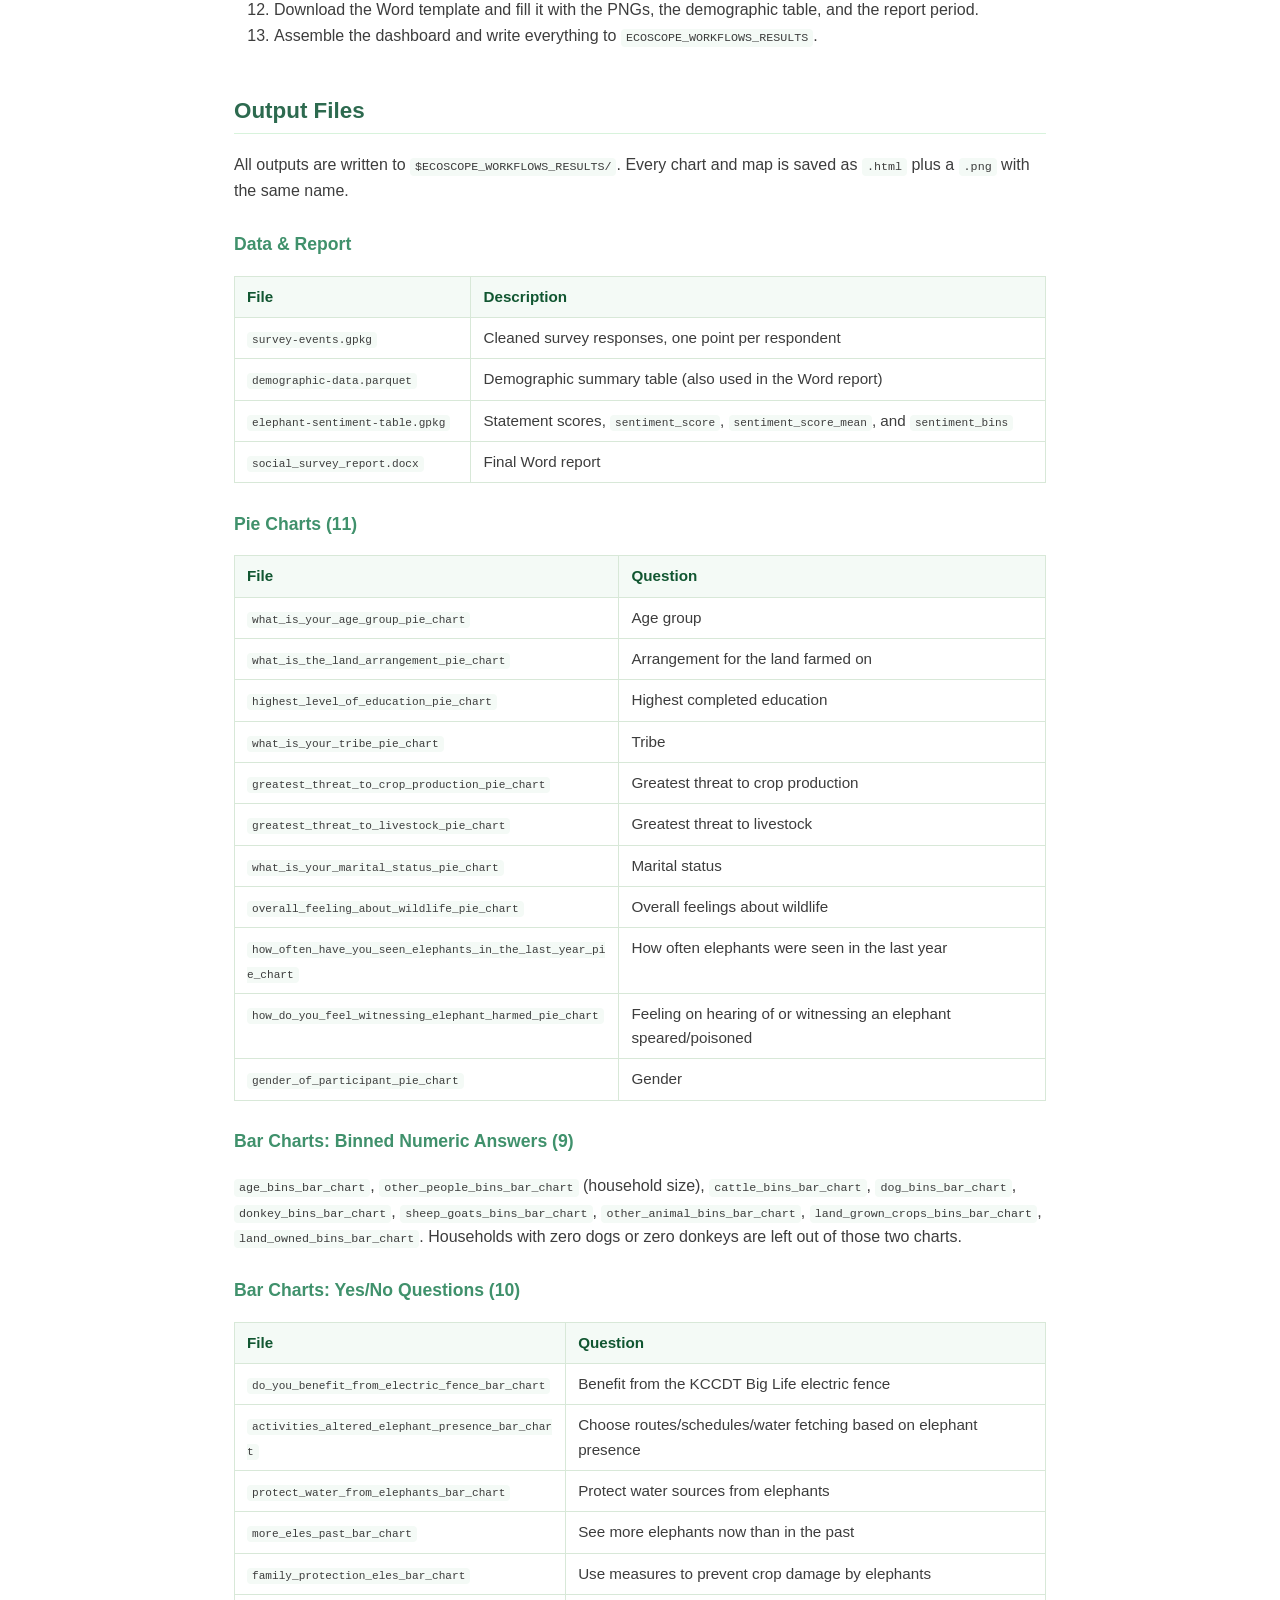
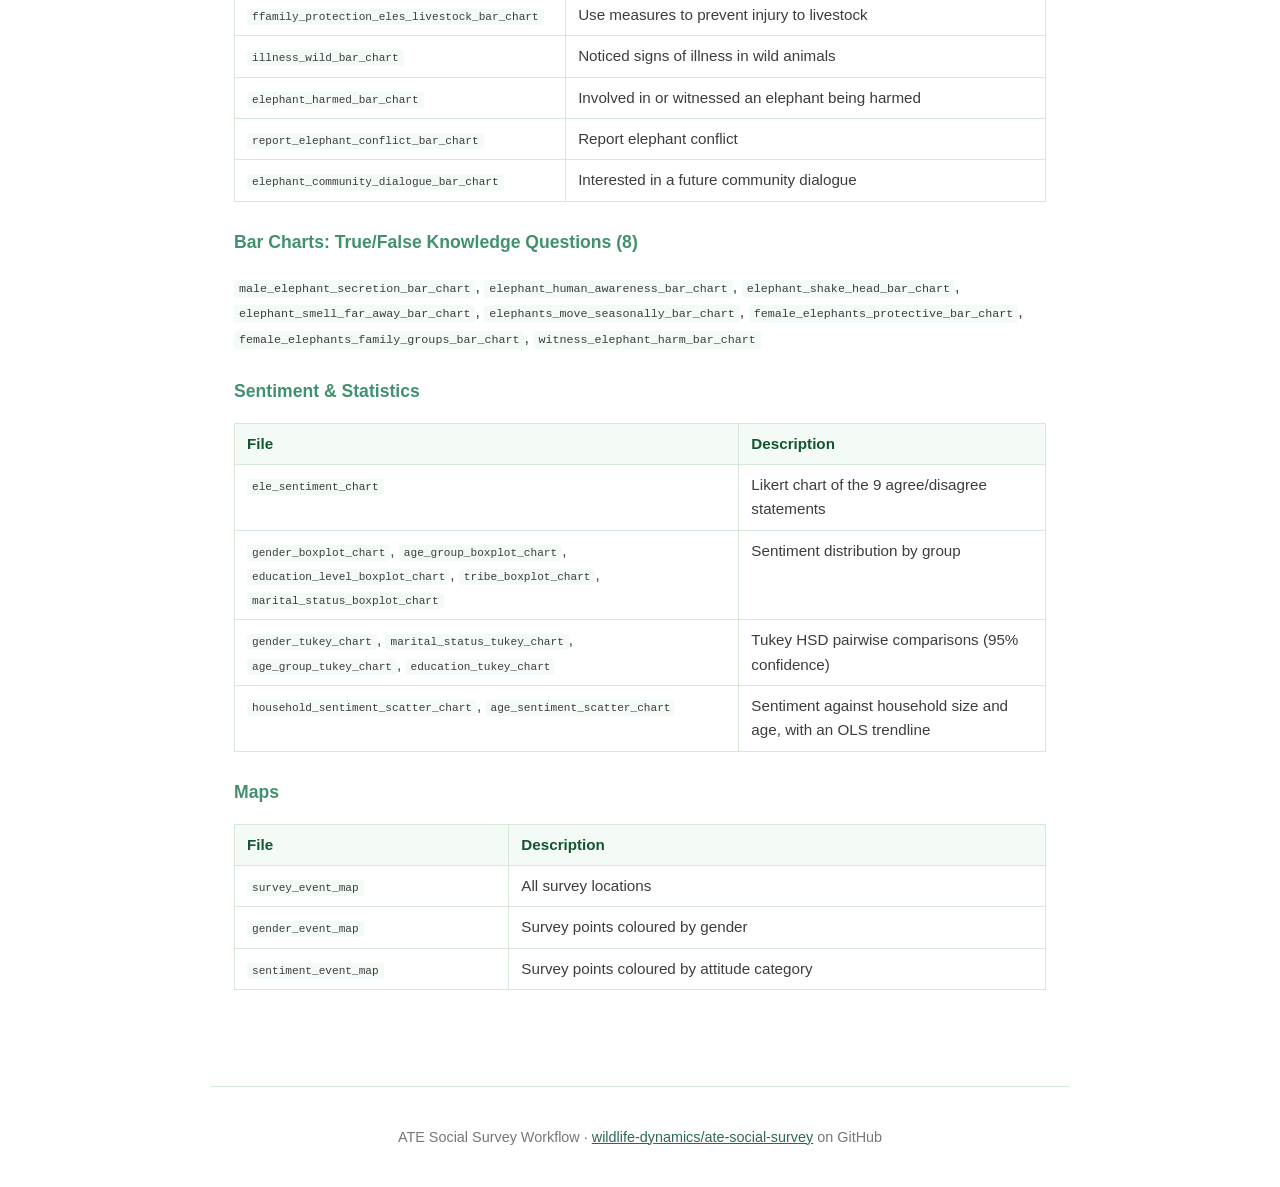
<file: docs/user-guide.html>
<!DOCTYPE html>
<html lang="en">
<head>
  <meta charset="utf-8" />
  <meta name="viewport" content="width=device-width, initial-scale=1.0" />
  <title>User Guide — ATE Social Survey Workflow</title>
  <link rel="stylesheet" href="assets/style.css" />
</head>
<body>
  <header class="site-header">
    <div class="bar">
      <a class="brand" href="index.html">ATE Social Survey</a>
      <nav>
        <a href="index.html">Overview</a>
        <a href="user-guide.html" class="active">User Guide</a>
        <a href="technical-guide.html">Technical Guide</a>
        <a href="troubleshooting.html">Troubleshooting</a>
        <a href="https://github.com/wildlife-dynamics/ate-social-survey">GitHub</a>
      </nav>
    </div>
  </header>

  <main>
    <h1>User Guide</h1>
    <p class="lede">This guide walks you through configuring and running the ATE Social Survey workflow (<code>social_survey</code>). The workflow turns Amboseli Trust for Elephants community questionnaire responses from EarthRanger into a dashboard, sentiment analysis, maps, and a Word report.</p>

    <h2>Overview</h2>
    <p>The workflow delivers, for a single combined analysis (there is no per-group breakdown):</p>
    <ul>
      <li>An <strong>interactive dashboard</strong> with 53 widgets (50 charts and 3 maps)</li>
      <li><strong>11 pie charts</strong> and <strong>27 bar charts</strong> covering demographics, livestock and land, behaviour, and elephant knowledge</li>
      <li>A <strong>Likert chart</strong> of 9 agree/disagree attitude statements</li>
      <li>An <strong>elephant sentiment score</strong> for every respondent, with boxplots, Tukey HSD plots, and scatter plots with an OLS trendline across demographic groups</li>
      <li><strong>3 maps</strong> of Amboseli: survey locations, respondent gender, and attitude category</li>
      <li>A <strong>Word report</strong>, <code>social_survey_report.docx</code></li>
    </ul>

    <h2>Prerequisites</h2>
    <ul>
      <li>Access to an <strong>EarthRanger</strong> instance with <code>atequestionnaire_rep</code> events recorded within the analysis period</li>
      <li>Internet access from the runner. Three Amboseli GeoPackages and the Word template are downloaded from Dropbox during the run, and base map tiles are loaded from ArcGIS Online</li>
    </ul>

    <h2>1. Add the Workflow Template</h2>
    <p>In the workflow runner, go to <strong>Workflow Templates</strong> and click <strong>Add Workflow Template</strong>. Paste this repository's URL into the <strong>Github Link</strong> field, then click <strong>Add Template</strong>:</p>
    <pre><code>https://github.com/wildlife-dynamics/ate-social-survey.git</code></pre>
    <img src="assets/screenshots/add_workflow.png" alt="Add Workflow Template dialog with the GitHub link field" />
    <p><em>The card may show "Initializing…" briefly while the environment is set up.</em></p>

    <h2>2. Add an EarthRanger Connection</h2>
    <p>Navigate to <strong>Data Sources</strong>, click <strong>Connect</strong>, and select <strong>EarthRanger</strong>. Fill in:</p>
    <ul>
      <li><strong>Data Source Name</strong>: a label for this connection (e.g. <code>Amboseli Trust for Elephants</code>)</li>
      <li><strong>EarthRanger URL</strong>: your instance URL (e.g. <code>your-site.pamdas.org</code>)</li>
      <li><strong>EarthRanger Username</strong> and <strong>Password</strong></li>
    </ul>
    <p>Credentials are not validated at setup time. Authentication errors appear only when the workflow runs.</p>
    <img src="assets/screenshots/er_connection.png" alt="EarthRanger connection form" />

    <h2>3. Select the Workflow</h2>
    <p>Once added, the template appears in the <strong>Workflow Templates</strong> list. Click the card to open the configuration form.</p>
    <img src="assets/screenshots/select_workflow.png" alt="Workflow Templates list showing the survey workflow card" />

    <h2 id="config-form">4. Configure the Workflow Form</h2>
    <p>The form has three sections on a single page. Base maps, map layers, grouping, and the report template are fixed in the workflow, so they don't appear here.</p>

    <h3>Workflow Details</h3>
    <table>
      <tr><th>Field</th><th>Description</th></tr>
      <tr><td>Workflow Name</td><td>A short name to identify this run (required)</td></tr>
      <tr><td>Workflow Description</td><td>Optional notes (e.g. survey round or site)</td></tr>
    </table>

    <h3 id="time-range">Time Range</h3>
    <table>
      <tr><th>Field</th><th>Description</th></tr>
      <tr><td>Since</td><td>Start of the analysis period. All <code>atequestionnaire_rep</code> events from this point are fetched</td></tr>
      <tr><td>Until</td><td>End of the analysis period</td></tr>
      <tr><td>Timezone</td><td>Local timezone (e.g. <code>Africa/Nairobi UTC+03:00</code>)</td></tr>
      <tr><td>Time Format <span class="badge">Advanced</span></td><td>How dates are written in the report period (default <code>%d %b %Y %H:%M:%S</code>)</td></tr>
    </table>

    <h3>Connect to EarthRanger</h3>
    <p>Select the data source configured in Step 2 from the <strong>Data Source</strong> dropdown.</p>
    <img src="assets/screenshots/configure_workflow.png" alt="Configuration form with workflow details, time range, and EarthRanger data source" />

    <h2>5. Run</h2>
    <p>Once all sections are filled in, click <strong>Submit</strong>. The runner will:</p>
    <ol>
      <li>Download three Amboseli GeoPackages from Dropbox (land-use zones and conservancies, group-ranch boundaries with the electric fence, and group-ranch boundaries), reproject them to EPSG:4326, and style them as map layers.</li>
      <li>Fetch <code>atequestionnaire_rep</code> events for the time range (<code>raise_on_empty: true</code>, so the run fails if none are found).</li>
      <li>Expand the event details into columns and strip the Maa translations from question headings (e.g. <em>What is your Age? (Kaja larin liata?)</em> becomes <em>What is your Age</em>).</li>
      <li>Exclude invalid records: serial number <code>46283</code>, respondents aged 18 or under, and single-person households.</li>
      <li>Fill missing values (<code>0</code> for numeric answers, <code>No Response</code> for text) and convert numeric columns to integers.</li>
      <li>Map raw answers to clean labels (Yes/No, True/False, Agree/Disagree, gender, age group, education, feelings about wildlife, how often elephants are seen, marital status).</li>
      <li>Draw 11 pie charts. Group numeric answers into 5 natural-breaks bins and draw 9 bar charts, then draw 10 Yes/No and 8 True/False bar charts.</li>
      <li>Build the demographic summary table (gender, age, tribe, household size, education).</li>
      <li>Draw the Likert chart and score each respondent's sentiment. Each of the 9 statements scores 1–5 with negative statements reversed; the mean is then put into 5 categories from <em>Strongly Disagree</em> to <em>Strongly Agree</em>.</li>
      <li>Draw boxplots, Tukey HSD plots (with <code>No Response</code> excluded), and scatter plots with an OLS trendline of sentiment across demographic groups.</li>
      <li>Render the 3 maps and convert all 50 charts and 3 maps to PNG.</li>
      <li>Download the Word template and fill it with the PNGs, the demographic table, and the report period.</li>
      <li>Assemble the dashboard and write everything to <code>ECOSCOPE_WORKFLOWS_RESULTS</code>.</li>
    </ol>

    <h2 id="outputs">Output Files</h2>
    <p>All outputs are written to <code>$ECOSCOPE_WORKFLOWS_RESULTS/</code>. Every chart and map is saved as <code>.html</code> plus a <code>.png</code> with the same name.</p>

    <h3>Data &amp; Report</h3>
    <table>
      <tr><th>File</th><th>Description</th></tr>
      <tr><td><code>survey-events.gpkg</code></td><td>Cleaned survey responses, one point per respondent</td></tr>
      <tr><td><code>demographic-data.parquet</code></td><td>Demographic summary table (also used in the Word report)</td></tr>
      <tr><td><code>elephant-sentiment-table.gpkg</code></td><td>Statement scores, <code>sentiment_score</code>, <code>sentiment_score_mean</code>, and <code>sentiment_bins</code></td></tr>
      <tr><td><code>social_survey_report.docx</code></td><td>Final Word report</td></tr>
    </table>

    <h3>Pie Charts (11)</h3>
    <table>
      <tr><th>File</th><th>Question</th></tr>
      <tr><td><code>what_is_your_age_group_pie_chart</code></td><td>Age group</td></tr>
      <tr><td><code>what_is_the_land_arrangement_pie_chart</code></td><td>Arrangement for the land farmed on</td></tr>
      <tr><td><code>highest_level_of_education_pie_chart</code></td><td>Highest completed education</td></tr>
      <tr><td><code>what_is_your_tribe_pie_chart</code></td><td>Tribe</td></tr>
      <tr><td><code>greatest_threat_to_crop_production_pie_chart</code></td><td>Greatest threat to crop production</td></tr>
      <tr><td><code>greatest_threat_to_livestock_pie_chart</code></td><td>Greatest threat to livestock</td></tr>
      <tr><td><code>what_is_your_marital_status_pie_chart</code></td><td>Marital status</td></tr>
      <tr><td><code>overall_feeling_about_wildlife_pie_chart</code></td><td>Overall feelings about wildlife</td></tr>
      <tr><td><code>how_often_have_you_seen_elephants_in_the_last_year_pie_chart</code></td><td>How often elephants were seen in the last year</td></tr>
      <tr><td><code>how_do_you_feel_witnessing_elephant_harmed_pie_chart</code></td><td>Feeling on hearing of or witnessing an elephant speared/poisoned</td></tr>
      <tr><td><code>gender_of_participant_pie_chart</code></td><td>Gender</td></tr>
    </table>

    <h3>Bar Charts: Binned Numeric Answers (9)</h3>
    <p><code>age_bins_bar_chart</code>, <code>other_people_bins_bar_chart</code> (household size), <code>cattle_bins_bar_chart</code>, <code>dog_bins_bar_chart</code>, <code>donkey_bins_bar_chart</code>, <code>sheep_goats_bins_bar_chart</code>, <code>other_animal_bins_bar_chart</code>, <code>land_grown_crops_bins_bar_chart</code>, <code>land_owned_bins_bar_chart</code>. Households with zero dogs or zero donkeys are left out of those two charts.</p>

    <h3>Bar Charts: Yes/No Questions (10)</h3>
    <table>
      <tr><th>File</th><th>Question</th></tr>
      <tr><td><code>do_you_benefit_from_electric_fence_bar_chart</code></td><td>Benefit from the KCCDT Big Life electric fence</td></tr>
      <tr><td><code>activities_altered_elephant_presence_bar_chart</code></td><td>Choose routes/schedules/water fetching based on elephant presence</td></tr>
      <tr><td><code>protect_water_from_elephants_bar_chart</code></td><td>Protect water sources from elephants</td></tr>
      <tr><td><code>more_eles_past_bar_chart</code></td><td>See more elephants now than in the past</td></tr>
      <tr><td><code>family_protection_eles_bar_chart</code></td><td>Use measures to prevent crop damage by elephants</td></tr>
      <tr><td><code>ffamily_protection_eles_livestock_bar_chart</code></td><td>Use measures to prevent injury to livestock</td></tr>
      <tr><td><code>illness_wild_bar_chart</code></td><td>Noticed signs of illness in wild animals</td></tr>
      <tr><td><code>elephant_harmed_bar_chart</code></td><td>Involved in or witnessed an elephant being harmed</td></tr>
      <tr><td><code>report_elephant_conflict_bar_chart</code></td><td>Report elephant conflict</td></tr>
      <tr><td><code>elephant_community_dialogue_bar_chart</code></td><td>Interested in a future community dialogue</td></tr>
    </table>

    <h3>Bar Charts: True/False Knowledge Questions (8)</h3>
    <p><code>male_elephant_secretion_bar_chart</code>, <code>elephant_human_awareness_bar_chart</code>, <code>elephant_shake_head_bar_chart</code>, <code>elephant_smell_far_away_bar_chart</code>, <code>elephants_move_seasonally_bar_chart</code>, <code>female_elephants_protective_bar_chart</code>, <code>female_elephants_family_groups_bar_chart</code>, <code>witness_elephant_harm_bar_chart</code></p>

    <h3>Sentiment &amp; Statistics</h3>
    <table>
      <tr><th>File</th><th>Description</th></tr>
      <tr><td><code>ele_sentiment_chart</code></td><td>Likert chart of the 9 agree/disagree statements</td></tr>
      <tr><td><code>gender_boxplot_chart</code>, <code>age_group_boxplot_chart</code>, <code>education_level_boxplot_chart</code>, <code>tribe_boxplot_chart</code>, <code>marital_status_boxplot_chart</code></td><td>Sentiment distribution by group</td></tr>
      <tr><td><code>gender_tukey_chart</code>, <code>marital_status_tukey_chart</code>, <code>age_group_tukey_chart</code>, <code>education_tukey_chart</code></td><td>Tukey HSD pairwise comparisons (95% confidence)</td></tr>
      <tr><td><code>household_sentiment_scatter_chart</code>, <code>age_sentiment_scatter_chart</code></td><td>Sentiment against household size and age, with an OLS trendline</td></tr>
    </table>

    <h3>Maps</h3>
    <table>
      <tr><th>File</th><th>Description</th></tr>
      <tr><td><code>survey_event_map</code></td><td>All survey locations</td></tr>
      <tr><td><code>gender_event_map</code></td><td>Survey points coloured by gender</td></tr>
      <tr><td><code>sentiment_event_map</code></td><td>Survey points coloured by attitude category</td></tr>
    </table>
  </main>

  <footer class="site-footer">
    <p>ATE Social Survey Workflow &middot; <a href="https://github.com/wildlife-dynamics/ate-social-survey">wildlife-dynamics/ate-social-survey</a> on GitHub</p>
  </footer>
</body>
</html>
</file>
<file: docs/assets/style.css>
:root {
  --green-dark: #115631;
  --green-mid: #2d6a4f;
  --green-light: #d8f3dc;
  --green-pale: #f4faf6;
  --amber: #e7a553;
  --slate: #3d3d3d;
  --grey-border: #d8e8d8;
}

* { box-sizing: border-box; }

body {
  font-family: -apple-system, BlinkMacSystemFont, "Segoe UI", sans-serif;
  color: var(--slate);
  line-height: 1.6;
  margin: 0;
  background: #fff;
}

.site-header {
  background: var(--green-dark);
  color: #fff;
  padding: 0 24px;
}

.site-header .bar {
  max-width: 960px;
  margin: 0 auto;
  display: flex;
  align-items: center;
  justify-content: space-between;
  flex-wrap: wrap;
  padding: 16px 0;
  gap: 12px;
}

.site-header .brand {
  font-weight: 700;
  font-size: 1.15em;
  color: #fff;
  text-decoration: none;
}

.site-header nav {
  display: flex;
  gap: 18px;
  flex-wrap: wrap;
}

.site-header nav a {
  color: var(--green-light);
  text-decoration: none;
  font-size: 0.95em;
}

.site-header nav a:hover,
.site-header nav a.active {
  color: #fff;
  text-decoration: underline;
}

main {
  max-width: 860px;
  margin: 0 auto;
  padding: 40px 24px 80px;
}

h1 {
  font-size: 2em;
  border-bottom: 2px solid var(--green-mid);
  padding-bottom: 10px;
  color: var(--green-mid);
  margin-top: 0;
}

h2 {
  font-size: 1.4em;
  color: var(--green-mid);
  margin-top: 2em;
  border-bottom: 1px solid var(--green-light);
  padding-bottom: 4px;
}

h3 {
  font-size: 1.1em;
  color: #40916c;
  margin-top: 1.5em;
}

p.lede {
  font-size: 1.1em;
  color: #555;
}

a { color: var(--green-mid); }

img {
  max-width: 100%;
  border: 1px solid var(--grey-border);
  border-radius: 6px;
  margin: 16px 0;
  box-shadow: 0 2px 8px rgba(0,0,0,0.1);
}

pre {
  background: #f4f4f4;
  padding: 12px 16px;
  border-radius: 6px;
  font-size: 0.9em;
  overflow-x: auto;
  border-left: 4px solid #52b788;
}

code {
  background: var(--green-pale);
  padding: 2px 5px;
  border-radius: 4px;
  font-size: 0.9em;
}

pre code { background: none; padding: 0; }

table {
  border-collapse: collapse;
  width: 100%;
  margin: 16px 0;
  font-size: 0.95em;
}

th, td {
  border: 1px solid var(--grey-border);
  padding: 8px 12px;
  text-align: left;
  vertical-align: top;
}

th {
  background: var(--green-pale);
  color: var(--green-dark);
}

hr {
  border: none;
  border-top: 1px solid var(--grey-border);
  margin: 2em 0;
}

.card-grid {
  display: grid;
  grid-template-columns: repeat(auto-fit, minmax(220px, 1fr));
  gap: 16px;
  margin: 24px 0;
}

.card {
  border: 1px solid var(--grey-border);
  border-radius: 8px;
  padding: 18px 20px;
  text-decoration: none;
  color: var(--slate);
  background: var(--green-pale);
  transition: box-shadow 0.15s ease, transform 0.15s ease;
}

.card:hover {
  box-shadow: 0 4px 14px rgba(17, 86, 49, 0.15);
  transform: translateY(-2px);
}

.card h3 {
  margin-top: 0;
  color: var(--green-dark);
}

.card p {
  margin-bottom: 0;
  color: #555;
  font-size: 0.95em;
}

.badge {
  display: inline-block;
  background: var(--amber);
  color: #3d2b00;
  font-size: 0.75em;
  font-weight: 600;
  padding: 2px 8px;
  border-radius: 10px;
  margin-left: 8px;
  vertical-align: middle;
}

.error-block {
  border-left: 4px solid var(--amber);
  background: #fdf6ec;
  border-radius: 6px;
  padding: 4px 18px;
  margin: 18px 0;
}

.error-block .symptom {
  font-weight: 600;
  color: var(--green-dark);
}

footer.site-footer {
  max-width: 860px;
  margin: 0 auto;
  padding: 24px;
  color: #777;
  font-size: 0.9em;
  border-top: 1px solid var(--grey-border);
  text-align: center;
}

footer.site-footer a { color: var(--green-mid); }

td code { overflow-wrap: anywhere; }
</file>
